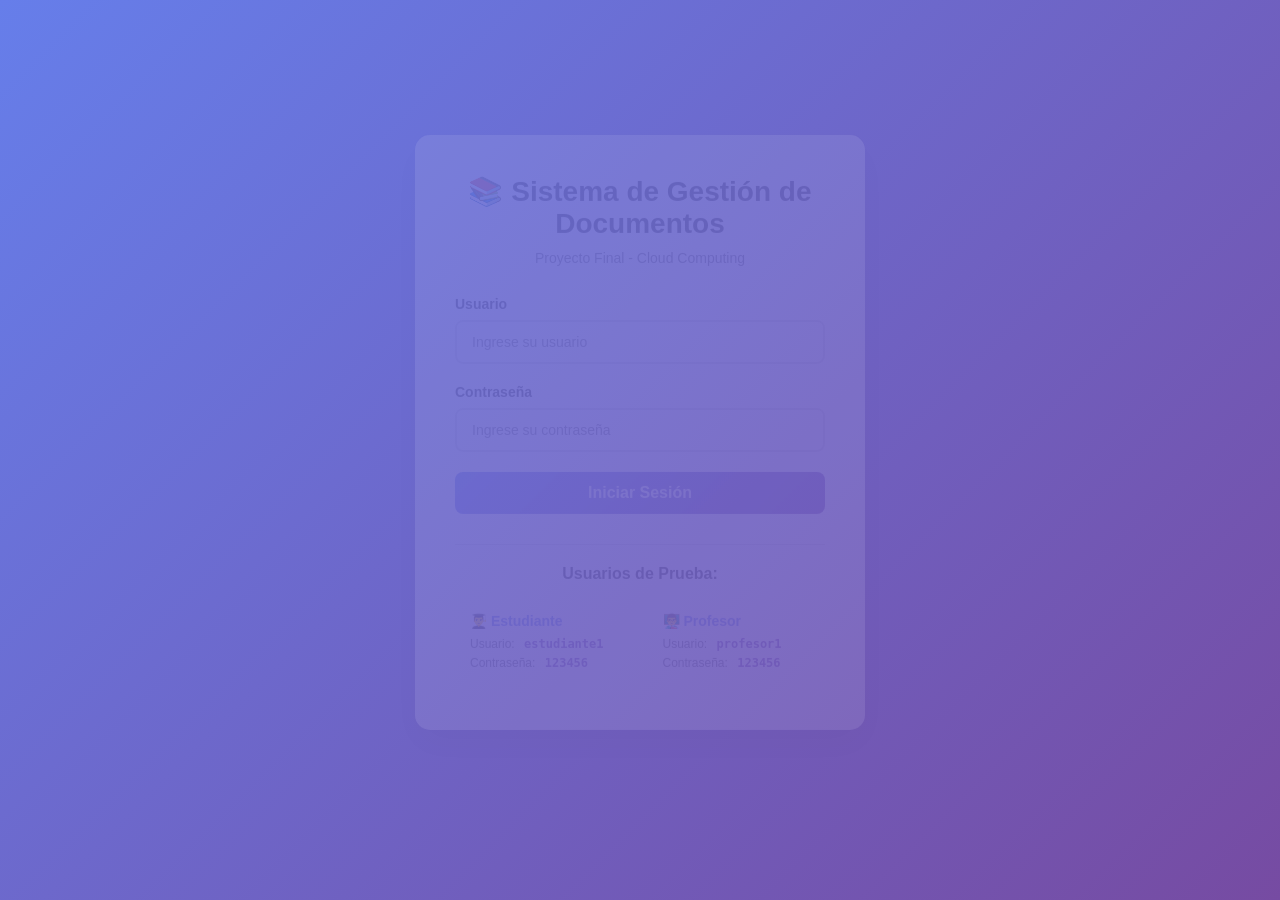
<file: index.html>
<!DOCTYPE html>
<html lang="es">
<head>
    <meta charset="UTF-8">
    <title>Redirigiendo...</title>
    <meta http-equiv="refresh" content="0; url=/frontend/">
</head>
<body>
    <p>Si no eres redirigido automáticamente, <a href="/frontend/">haz clic aquí</a>.</p>
</body>
</html>
</file>
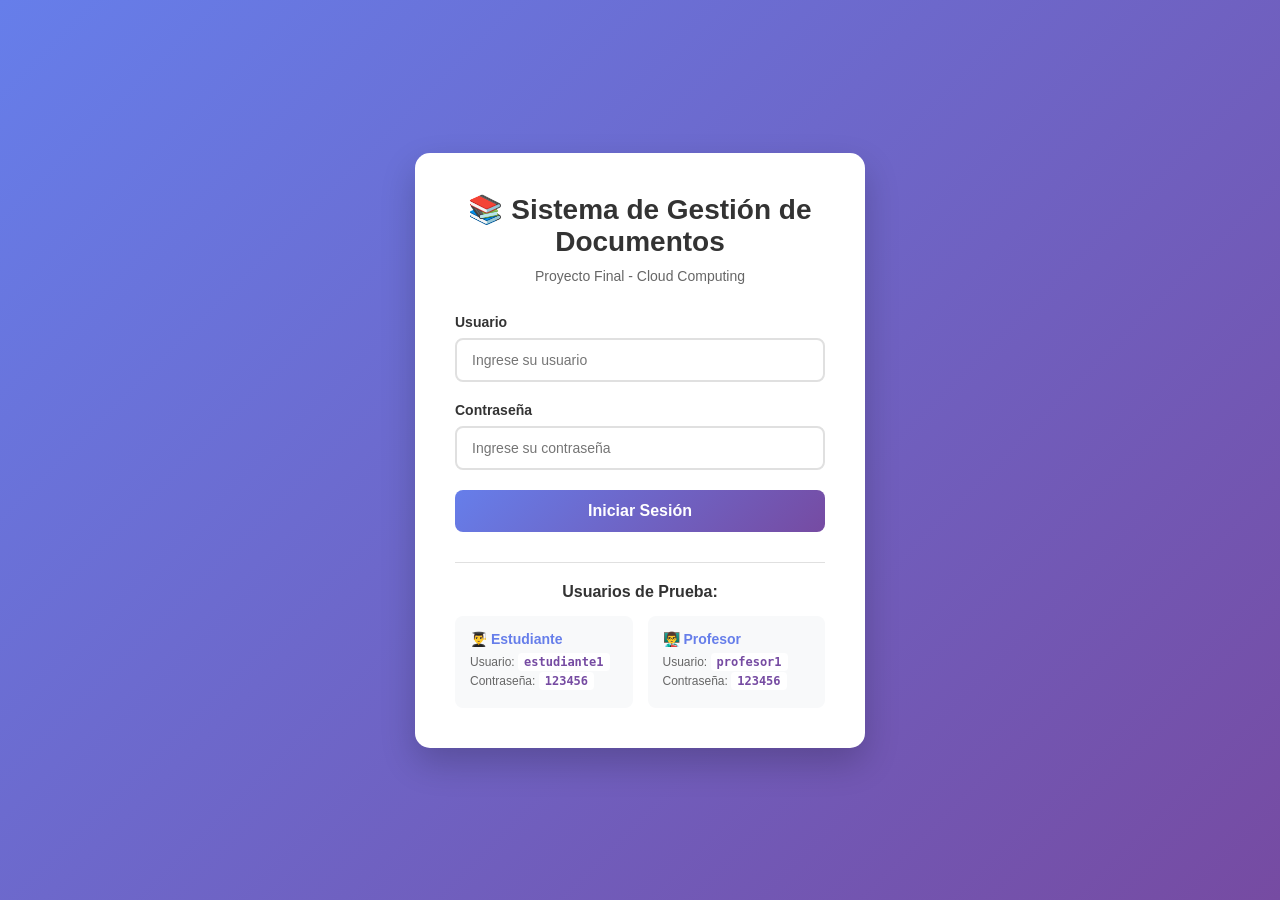
<file: frontend/index.html>
<!DOCTYPE html>
<html lang="es">
<head>
    <meta charset="UTF-8">
    <meta name="viewport" content="width=device-width, initial-scale=1.0">
    <title>Login - Sistema de Gestión de Documentos</title>
    <link rel="stylesheet" href="css/style.css">
</head>
<body>
    <div class="login-container">
        <div class="login-box">
            <div class="login-header">
                <h1>📚 Sistema de Gestión de Documentos</h1>
                <p>Proyecto Final - Cloud Computing</p>
            </div>
            
            <form id="loginForm" class="login-form">
                <div class="form-group">
                    <label for="username">Usuario</label>
                    <input type="text" id="username" name="username" placeholder="Ingrese su usuario" required>
                </div>
                
                <div class="form-group">
                    <label for="password">Contraseña</label>
                    <input type="password" id="password" name="password" placeholder="Ingrese su contraseña" required>
                </div>
                
                <button type="submit" class="btn btn-primary">Iniciar Sesión</button>
                
                <div id="message" class="message"></div>
            </form>
            
            <div class="login-footer">
                <h3>Usuarios de Prueba:</h3>
                <div class="test-users">
                    <div class="user-card">
                        <strong>👨‍🎓 Estudiante</strong>
                        <p>Usuario: <code>estudiante1</code></p>
                        <p>Contraseña: <code>123456</code></p>
                    </div>
                    <div class="user-card">
                        <strong>👨‍🏫 Profesor</strong>
                        <p>Usuario: <code>profesor1</code></p>
                        <p>Contraseña: <code>123456</code></p>
                    </div>
                </div>
            </div>
        </div>
    </div>
    
    <script src="js/login.js"></script>
</body>
</html>
</file>
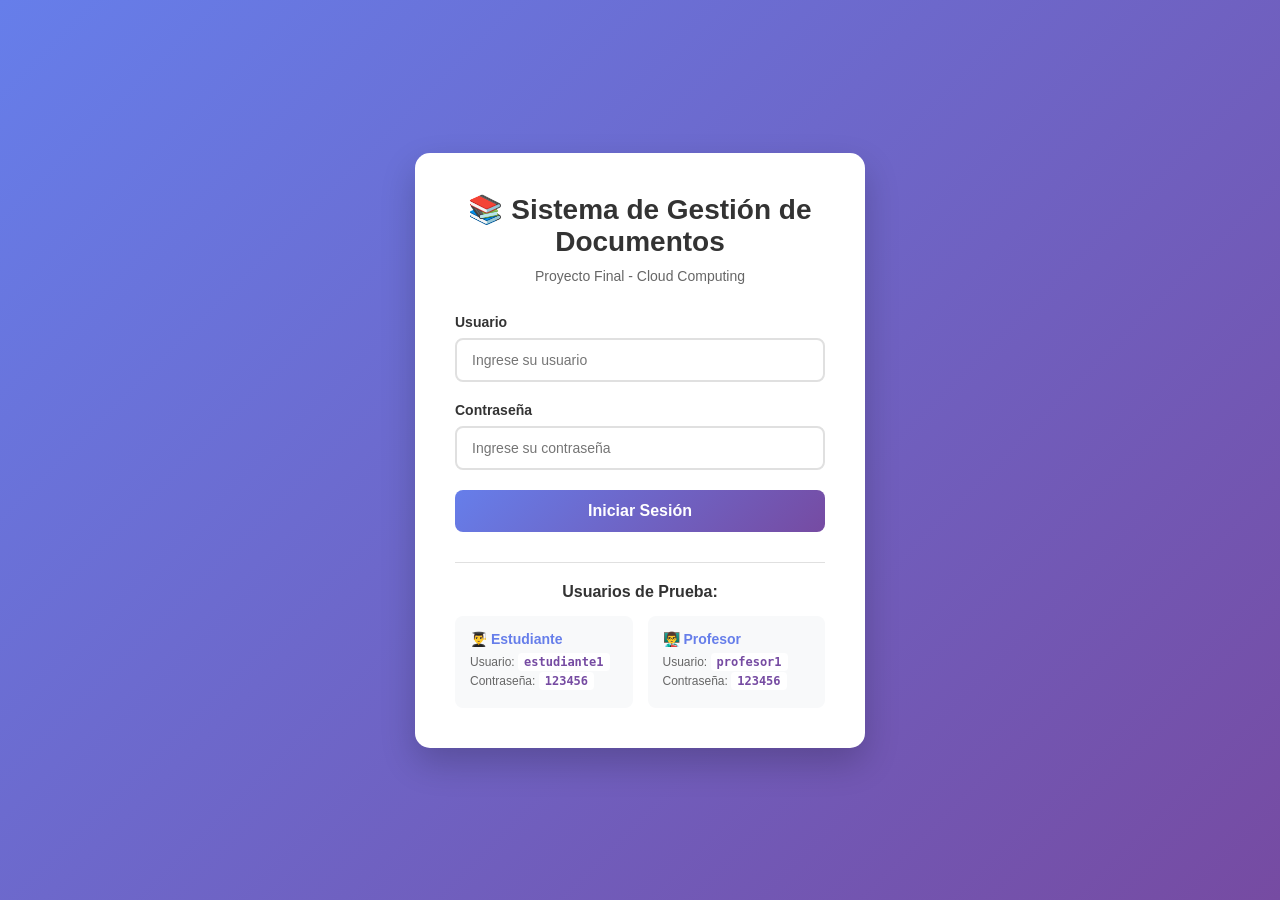
<file: frontend/estudiante.html>
<!DOCTYPE html>
<html lang="es">
<head>
    <meta charset="UTF-8">
    <meta name="viewport" content="width=device-width, initial-scale=1.0">
    <title>Dashboard Estudiante</title>
    <link rel="stylesheet" href="css/style.css">
</head>
<body>
    <div class="dashboard-container">
        <div class="dashboard-header">
            <h2>Dashboard del Estudiante</h2>
            <div class="user-info">
                <span id="userInfo"></span>
                <button id="logoutBtn" class="btn btn-secondary">Cerrar Sesión</button>
            </div>
        </div>
        
        <div class="dashboard-content">
            <div class="upload-section">
                <h3>Subir Nuevo Documento</h3>
                <form id="uploadForm" class="upload-form">
                    <div class="form-group">
                        <label for="titulo">Título del Documento</label>
                        <input type="text" id="titulo" name="titulo" required>
                    </div>
                    <div class="form-group">
                        <label for="descripcion">Descripción</label>
                        <textarea id="descripcion" name="descripcion"></textarea>
                    </div>
                    <div class="form-group">
                        <label for="documento">Seleccionar Archivo</label>
                        <input type="file" id="documento" name="documento" required>
                    </div>
                    <button type="submit" class="btn btn-primary">Subir Documento</button>
                    <div id="uploadMessage" class="message"></div>
                </form>
            </div>
        </div>
    </div>
    
    <script src="js/estudiante.js"></script>
</body>
</html>
</file>
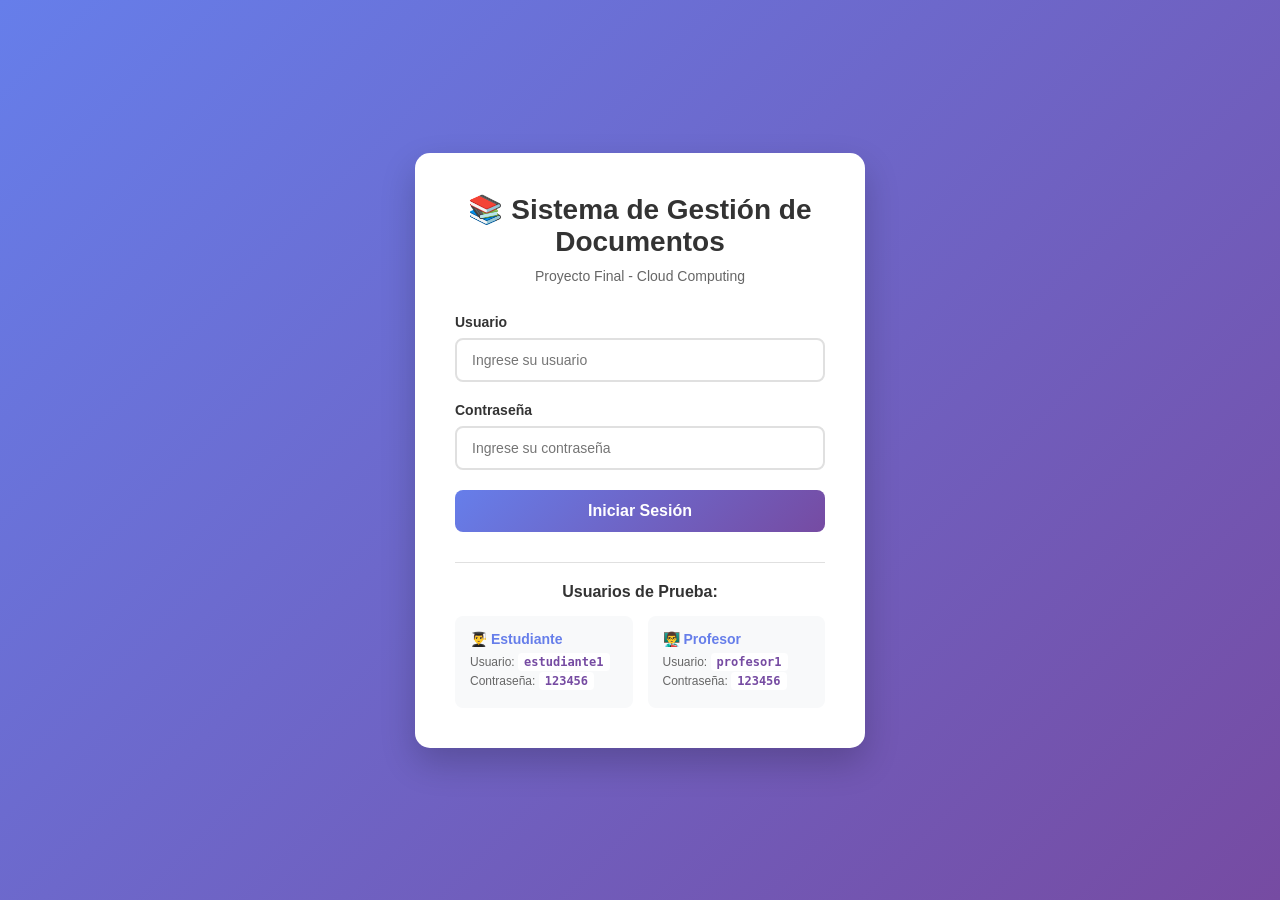
<file: frontend/profesor.html>
<!DOCTYPE html>
<html lang="es">
<head>
    <meta charset="UTF-8">
    <meta name="viewport" content="width=device-width, initial-scale=1.0">
    <title>Dashboard Profesor</title>
    <link rel="stylesheet" href="css/style.css">
</head>
<body>
    <div class="dashboard-container">
        <div class="dashboard-header">
            <h2>Dashboard del Profesor</h2>
            <div class="user-info">
                <span id="userInfo"></span>
                <button id="logoutBtn" class="btn btn-secondary">Cerrar Sesión</button>
            </div>
        </div>
        
        <div class="dashboard-content">
            <div class="documents-section">
                <h3>Documentos Subidos por Estudiantes</h3>
                <table class="documents-table">
                    <thead>
                        <tr>
                            <th>Título</th>
                            <th>Descripción</th>
                            <th>Estudiante</th>
                            <th>Fecha de Subida</th>
                            <th>Archivo</th>
                            <th>Acción</th>
                        </tr>
                    </thead>
                    <tbody id="documentsList">
                        <!-- Los documentos se cargarán aquí -->
                    </tbody>
                </table>
                <div id="documentsMessage" class="message" style="display: none;"></div>
            </div>
        </div>
    </div>
    
    <script src="js/profesor.js"></script>
</body>
</html>
</file>
<file: frontend/css/style.css>
/* Estilos globales */
* {
    margin: 0;
    padding: 0;
    box-sizing: border-box;
}

body {
    font-family: 'Segoe UI', Tahoma, Geneva, Verdana, sans-serif;
    background: linear-gradient(135deg, #667eea 0%, #764ba2 100%);
    min-height: 100vh;
    display: flex;
    align-items: center;
    justify-content: center;
    padding: 20px;
}

/* Login Container */
.login-container {
    width: 100%;
    max-width: 450px;
}

.login-box {
    background: white;
    border-radius: 15px;
    box-shadow: 0 15px 35px rgba(0, 0, 0, 0.2);
    padding: 40px;
    animation: fadeIn 0.5s ease;
}

@keyframes fadeIn {
    from {
        opacity: 0;
        transform: translateY(-20px);
    }
    to {
        opacity: 1;
        transform: translateY(0);
    }
}

.login-header {
    text-align: center;
    margin-bottom: 30px;
}

.login-header h1 {
    color: #333;
    font-size: 28px;
    margin-bottom: 10px;
}

.login-header p {
    color: #666;
    font-size: 14px;
}

/* Form Styles */
.login-form .form-group {
    margin-bottom: 20px;
}

.login-form label {
    display: block;
    color: #333;
    font-weight: 600;
    margin-bottom: 8px;
    font-size: 14px;
}

.login-form input {
    width: 100%;
    padding: 12px 15px;
    border: 2px solid #e0e0e0;
    border-radius: 8px;
    font-size: 14px;
    transition: all 0.3s;
}

.login-form input:focus {
    outline: none;
    border-color: #667eea;
    box-shadow: 0 0 0 3px rgba(102, 126, 234, 0.1);
}

.btn {
    width: 100%;
    padding: 12px;
    border: none;
    border-radius: 8px;
    font-size: 16px;
    font-weight: 600;
    cursor: pointer;
    transition: all 0.3s;
}

.btn-primary {
    background: linear-gradient(135deg, #667eea 0%, #764ba2 100%);
    color: white;
}

.btn-primary:hover {
    transform: translateY(-2px);
    box-shadow: 0 5px 15px rgba(102, 126, 234, 0.4);
}

.btn-secondary {
    background: #f5f5f5;
    color: #333;
    margin-top: 10px;
}

.btn-secondary:hover {
    background: #e0e0e0;
}

.message {
    margin-top: 15px;
    padding: 12px;
    border-radius: 8px;
    font-size: 14px;
    text-align: center;
    display: none;
}

.message.success {
    background: #d4edda;
    color: #155724;
    border: 1px solid #c3e6cb;
    display: block;
}

.message.error {
    background: #f8d7da;
    color: #721c24;
    border: 1px solid #f5c6cb;
    display: block;
}

/* Login Footer */
.login-footer {
    margin-top: 30px;
    padding-top: 20px;
    border-top: 1px solid #e0e0e0;
}

.login-footer h3 {
    color: #333;
    font-size: 16px;
    margin-bottom: 15px;
    text-align: center;
}

.test-users {
    display: grid;
    grid-template-columns: 1fr 1fr;
    gap: 15px;
}

.user-card {
    background: #f8f9fa;
    padding: 15px;
    border-radius: 8px;
    font-size: 12px;
}

.user-card strong {
    display: block;
    color: #667eea;
    margin-bottom: 8px;
    font-size: 14px;
}

.user-card p {
    margin: 5px 0;
    color: #666;
}

.user-card code {
    background: white;
    padding: 2px 6px;
    border-radius: 4px;
    color: #764ba2;
    font-weight: 600;
}

/* Dashboard Styles */
.dashboard-container {
    width: 100%;
    max-width: 1200px;
    margin: 0 auto;
    padding: 20px;
}

.dashboard-header {
    background: white;
    padding: 20px 30px;
    border-radius: 15px;
    box-shadow: 0 5px 15px rgba(0, 0, 0, 0.1);
    margin-bottom: 30px;
    display: flex;
    justify-content: space-between;
    align-items: center;
}

.dashboard-header h2 {
    color: #333;
    font-size: 24px;
}

.user-info {
    display: flex;
    align-items: center;
    gap: 15px;
}

.user-info span {
    color: #666;
    font-size: 14px;
}

.dashboard-content {
    background: white;
    padding: 30px;
    border-radius: 15px;
    box-shadow: 0 5px 15px rgba(0, 0, 0, 0.1);
}

/* Upload Form */
.upload-section {
    margin-bottom: 30px;
}

.upload-section h3 {
    color: #333;
    margin-bottom: 20px;
}

.upload-form .form-group {
    margin-bottom: 20px;
}

.upload-form label {
    display: block;
    color: #333;
    font-weight: 600;
    margin-bottom: 8px;
}

.upload-form input,
.upload-form textarea {
    width: 100%;
    padding: 12px 15px;
    border: 2px solid #e0e0e0;
    border-radius: 8px;
    font-size: 14px;
    font-family: inherit;
}

.upload-form textarea {
    resize: vertical;
    min-height: 100px;
}

.upload-form input:focus,
.upload-form textarea:focus {
    outline: none;
    border-color: #667eea;
}

/* Documents Table */
.documents-section h3 {
    color: #333;
    margin-bottom: 20px;
}

.documents-table {
    width: 100%;
    border-collapse: collapse;
    margin-top: 20px;
}

.documents-table thead {
    background: #f8f9fa;
}

.documents-table th,
.documents-table td {
    padding: 15px;
    text-align: left;
    border-bottom: 1px solid #e0e0e0;
}

.documents-table th {
    color: #333;
    font-weight: 600;
    font-size: 14px;
}

.documents-table td {
    color: #666;
    font-size: 14px;
}

.documents-table tr:hover {
    background: #f8f9fa;
}

.btn-download {
    background: #667eea;
    color: white;
    padding: 8px 16px;
    border: none;
    border-radius: 6px;
    cursor: pointer;
    font-size: 12px;
    transition: all 0.3s;
}

.btn-download:hover {
    background: #764ba2;
    transform: translateY(-2px);
}

.no-documents {
    text-align: center;
    padding: 40px;
    color: #999;
}

/* Loading Spinner */
.loading {
    display: inline-block;
    width: 20px;
    height: 20px;
    border: 3px solid rgba(255, 255, 255, 0.3);
    border-radius: 50%;
    border-top-color: white;
    animation: spin 1s ease-in-out infinite;
}

@keyframes spin {
    to { transform: rotate(360deg); }
}

/* Responsive */
@media (max-width: 768px) {
    .test-users {
        grid-template-columns: 1fr;
    }
    
    .dashboard-header {
        flex-direction: column;
        gap: 15px;
        text-align: center;
    }
    
    .documents-table {
        font-size: 12px;
    }
    
    .documents-table th,
    .documents-table td {
        padding: 10px;
    }
}
</file>
